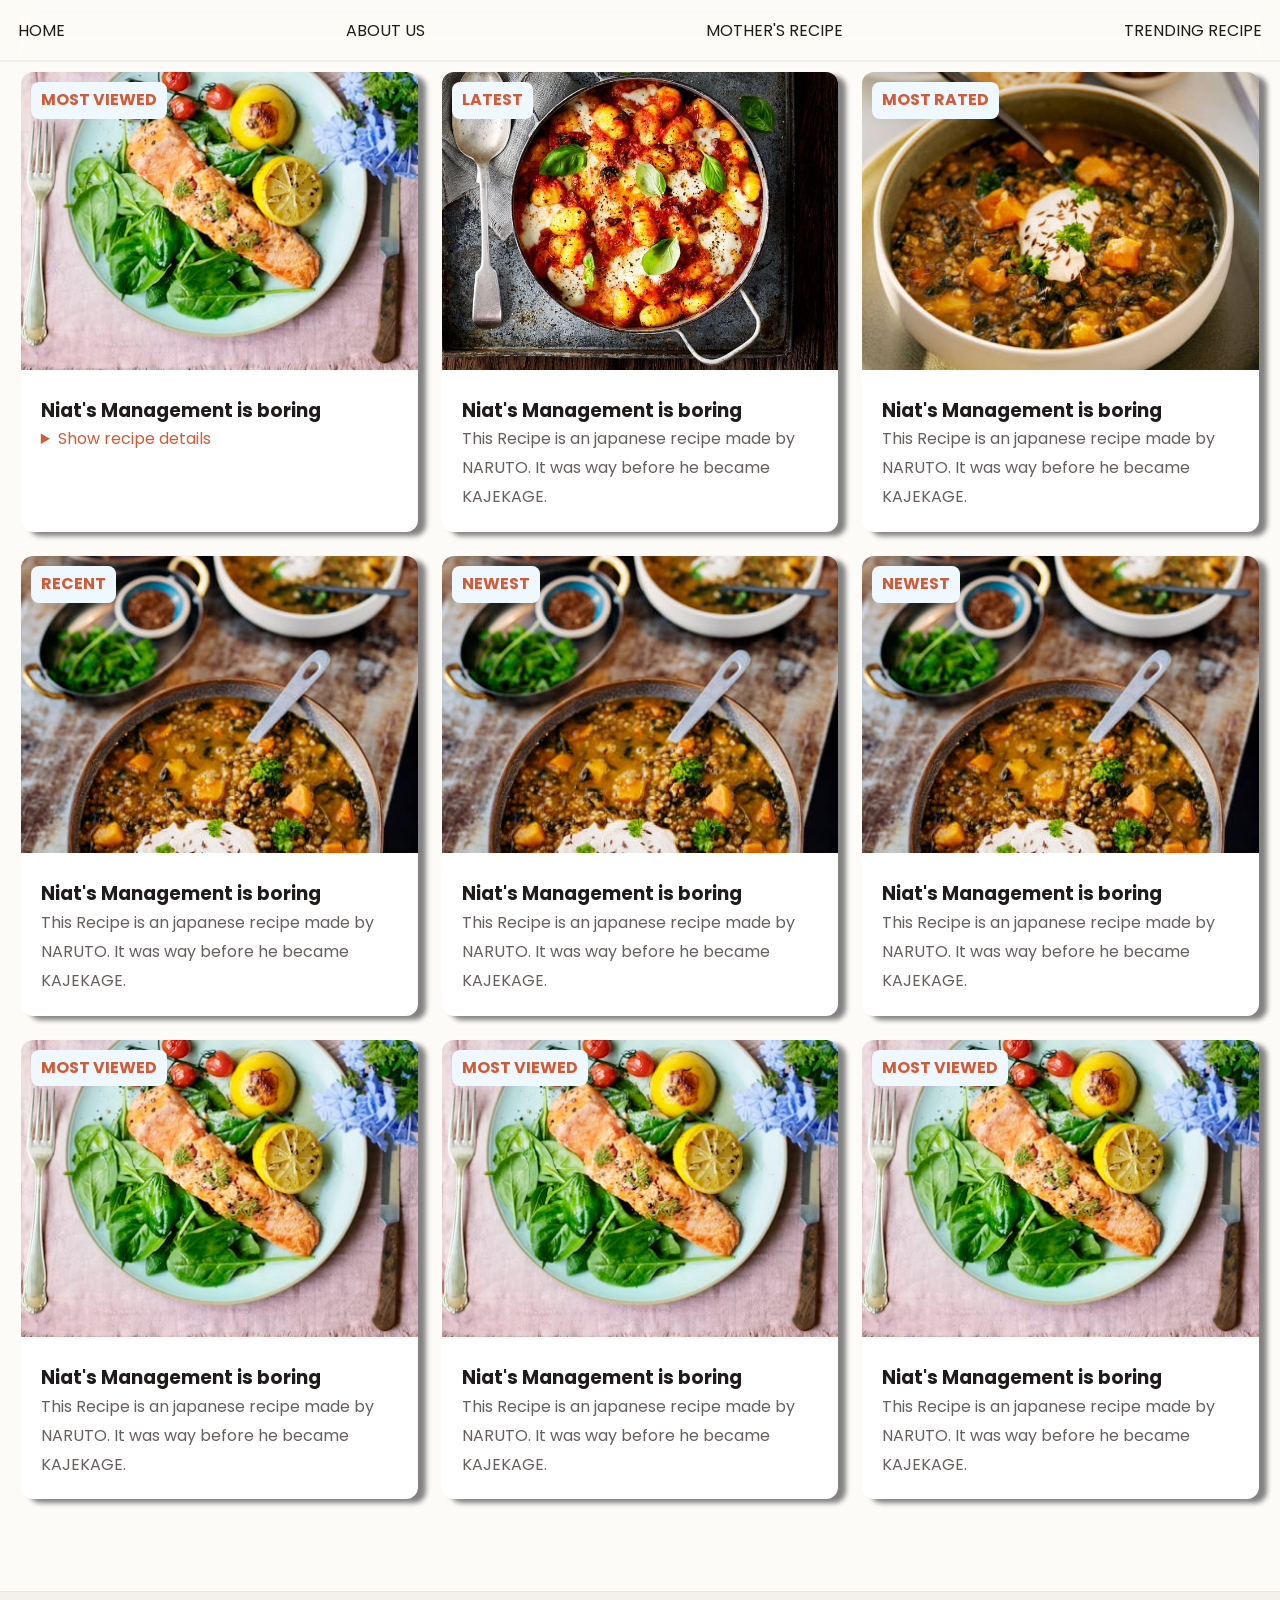
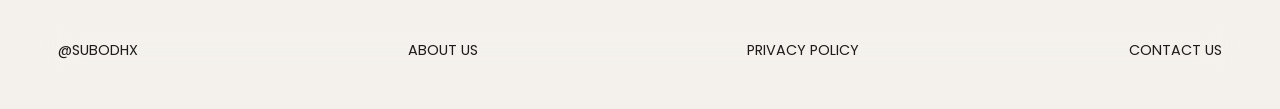
<file: index.html>
<!DOCTYPE html>
<html lang="en">
  <head>
    <meta charset="UTF-8" />
    <meta name="viewport" content="width=device-width, initial-scale=1.0" />
    <title>Recipe Book</title>
    <link rel="stylesheet" href="recipe.css" />
    <link rel="preconnect" href="https://fonts.googleapis.com" />
    <link rel="preconnect" href="https://fonts.gstatic.com" crossorigin />
    <link
      href="https://fonts.googleapis.com/css2?family=Poppins:ital,wght@0,100;0,200;0,300;0,400;0,500;0,600;0,700;0,800;0,900;1,100;1,200;1,300;1,400;1,500;1,600;1,700;1,800;1,900&display=swap"
      rel="stylesheet"
    />
  </head>
  <body>
    <header class="navbar">
      <!-- <div class="navigation"> -->
      <ul class="links">
        <li>
          <a href="recipe.html">Home</a>
        </li>
        <li>
          <a href="/Shadowatches/watchestyle.html" target="_blank">About Us</a>
        </li>
        <li>
          <a href="#">Mother's Recipe</a>
        </li>
        <li>
          <a href="#">Trending Recipe</a>
        </li>
      </ul>
      <!-- </div> -->
    </header>
    <main class="recipe-container">
        <!-- recipe - 1 -->
        <div class="recipe-card">
            <img src="recipe1.avif" class="recipe-image">
            <div class="recipe-info">
                <span class="tag">
                    Most viewed
                </span>
                <h3 class="recipe-title">
                   Niat's Management is boring
                </h3>
                <details>
                    <summary>Show recipe details</summary>
                    <p class="recipe-detail">
                        This Recipe is an japanese recipe made by NARUTO. It was way before he became KAJEKAGE.
                    </p>
                </details>
                
            </div>
        </div>
        <!-- recipe - 2 -->
        <div class="recipe-card">
            <img src="recipe2.jpg" class="recipe-image">
            <div class="recipe-info">
                <span class="tag">
                    Latest
                </span>
                <h3 class="recipe-title">
                   Niat's Management is boring
                </h3>
                <p class="recipe-detail">
                    This Recipe is an japanese recipe made by NARUTO. It was way before he became KAJEKAGE.
                </p>
            </div>
        </div>
        <!-- recipe - 3 -->
        <div class="recipe-card">
            <img src="recipe3.jpg" class="recipe-image">
            <div class="recipe-info">
                <span class="tag">
                    Most Rated
                </span>
                <h3 class="recipe-title">
                   Niat's Management is boring
                </h3>
                <p class="recipe-detail">
                    This Recipe is an japanese recipe made by NARUTO. It was way before he became KAJEKAGE.
                </p>
            </div>
        </div>
        <!-- recipe - 4 -->
        <div class="recipe-card">
            <img src="recipe4.jpg" class="recipe-image">
            <div class="recipe-info">
                <span class="tag">
                    Recent
                </span>
                <h3 class="recipe-title">
                    Niat's Management is boring
                </h3>
                <p class="recipe-detail">
                    This Recipe is an japanese recipe made by NARUTO. It was way before he became KAJEKAGE.
                </p>
            </div>
        </div>
        <!-- recipe5 -->
        <div class="recipe-card">
            <img src="recipe4.jpg" class="recipe-image">
            <div class="recipe-info">
                <span class="tag">
                    NEWEST
                </span>
                <h3 class="recipe-title">
                    Niat's Management is boring
                </h3>
                <p class="recipe-detail">
                    This Recipe is an japanese recipe made by NARUTO. It was way before he became KAJEKAGE.
                </p>
            </div>
        </div>
        <!-- recipe - 6 -->
        <div class="recipe-card">
            <img src="recipe4.jpg" class="recipe-image">
            <div class="recipe-info">
                <span class="tag">
                    NEWEST
                </span>
                <h3 class="recipe-title">
                    Niat's Management is boring
                </h3>
                <p class="recipe-detail">
                    This Recipe is an japanese recipe made by NARUTO. It was way before he became KAJEKAGE.
                </p>
            </div>
        </div>
        <!-- recipe - 7 -->
        <div class="recipe-card">
            <img src="recipe1.avif" class="recipe-image">
            <div class="recipe-info">
                <span class="tag">
                    Most viewed
                </span>
                <h3 class="recipe-title">
                    Niat's Management is boring
                </h3>
                <p class="recipe-detail">
                    This Recipe is an japanese recipe made by NARUTO. It was way before he became KAJEKAGE.
                </p>
            </div>
        </div>
        <!-- recipe - 8 -->
        <div class="recipe-card">
            <img src="recipe1.avif" class="recipe-image">
            <div class="recipe-info">
                <span class="tag">
                    Most viewed
                </span>
                <h3 class="recipe-title">
                    Niat's Management is boring
                </h3>
                <p class="recipe-detail">
                    This Recipe is an japanese recipe made by NARUTO. It was way before he became KAJEKAGE.
                </p>
            </div>
        </div>
        <!-- recipe - 9 -->
        <div class="recipe-card">
            <img src="recipe1.avif" class="recipe-image">
            <div class="recipe-info">
                <span class="tag">
                    Most viewed
                </span>
                <h3 class="recipe-title">
                    Niat's Management is boring
                </h3>
                <p class="recipe-detail">
                    This Recipe is an japanese recipe made by NARUTO. It was way before he became KAJEKAGE.
                </p>
            </div>
        </div>
    </main>
    <footer>
        <div class="foot">
            <ul class="links">
                <li><a href="#">@SubodhX</a></li>
                <li><a href="#">About Us</a></li>
                <li><a href="#">Privacy Policy</a></li>
                <li><a href="/index.html" target="_blank">Contact US</a></li>
            </ul>
        </div>
    </footer>
  </body>
</html>
</file>
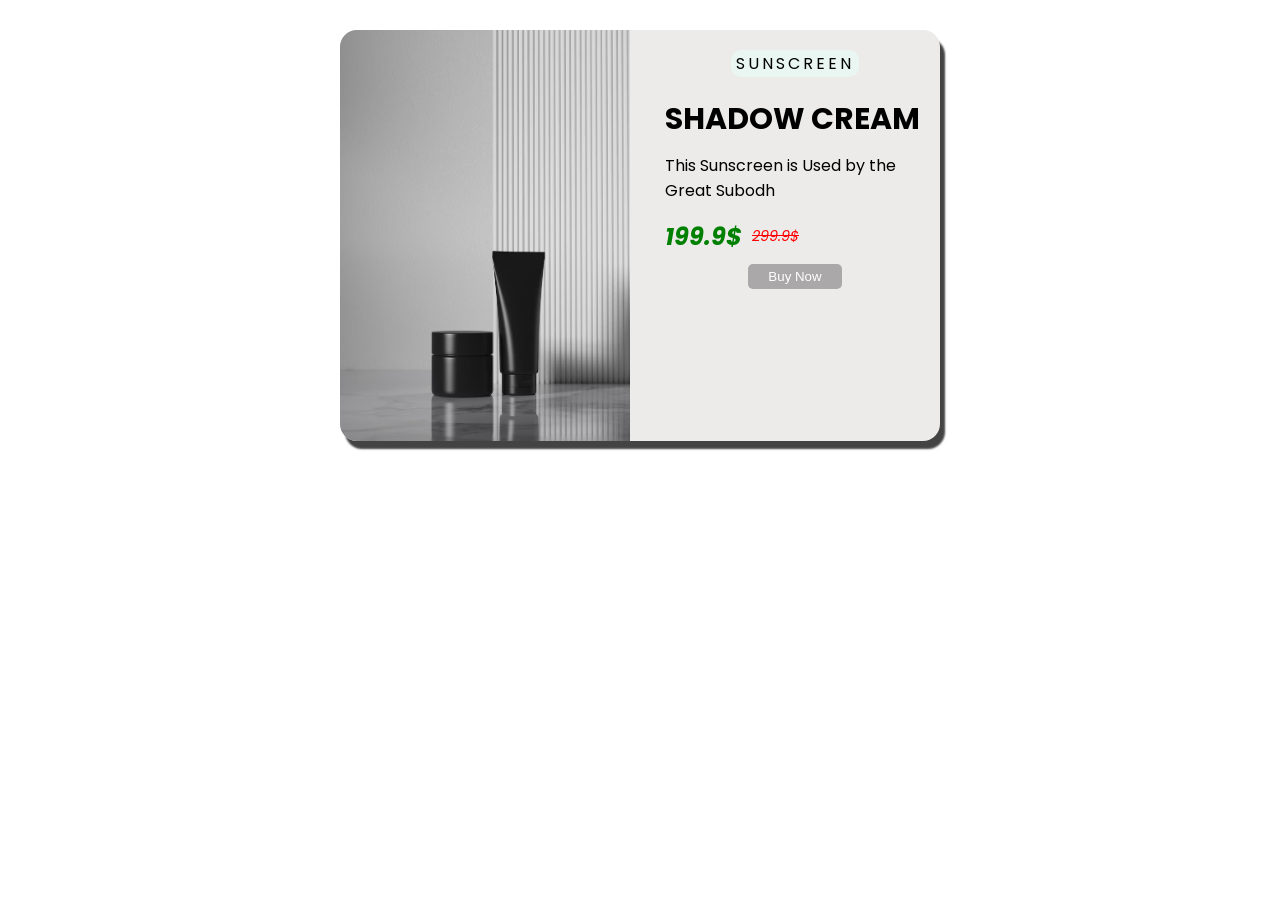
<file: Product Review Card/index.html>
<!DOCTYPE html>
<html lang="en">
  <head>
    <meta charset="UTF-8" />
    <meta name="viewport" content="width=device-width, initial-scale=1.0" />
    <link rel="stylesheet" href="style.css">
    <link rel="preconnect" href="https://fonts.googleapis.com" />
    <link rel="preconnect" href="https://fonts.gstatic.com" crossorigin />
    <link
      href="https://fonts.googleapis.com/css2?family=Poppins:ital,wght@0,100;0,200;0,300;0,400;0,500;0,600;0,700;0,800;0,900;1,100;1,200;1,300;1,400;1,500;1,600;1,700;1,800;1,900&display=swap"
      rel="stylesheet"
    />
    <title>Product review Card</title>
  </head>
  <body>
    <article class="product-card">
      <div class="card-img">
        <img src="download.jpg" alt="Product-card">
      </div>
      <div class="card-content">
        <span class="categories">Sunscreen</span>
        <h1>Shadow Cream</h1>
        <p class="content">
          This Sunscreen is Used by the Great Subodh
        </p>
        <div class="price">
          <span class="new">199.9$</span>
          <del class="old">299.9$</del>
        </div>
        <button class="buy">
          Buy Now
        </button>
      </div>
    </article>
  </body>
</html>
</file>
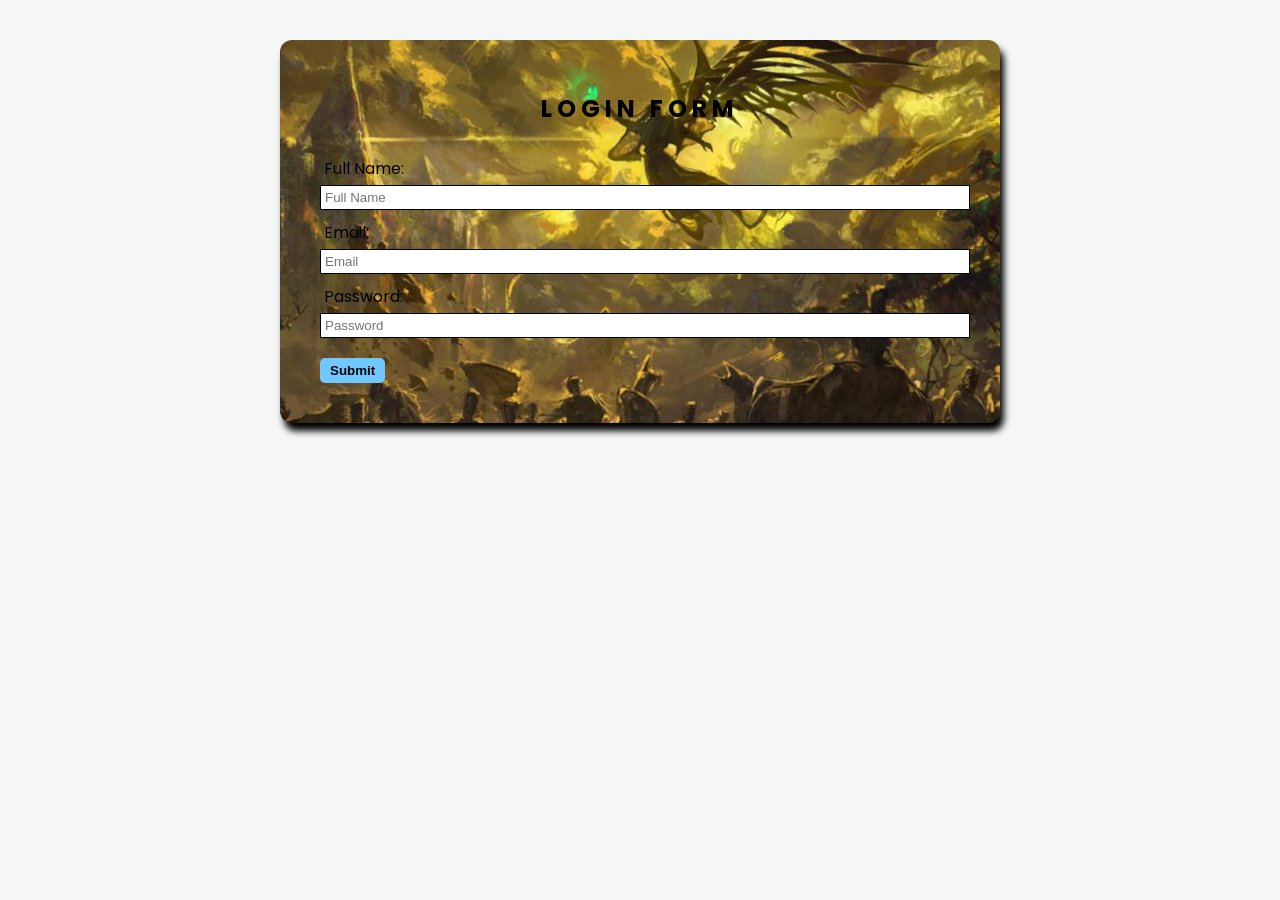
<file: login-form.html>
<!DOCTYPE html>
<html lang="en">
  <head>
    <meta charset="UTF-8" />
    <meta name="viewport" content="width=device-width, initial-scale=1.0" />
    <link rel="stylesheet" href="style.css" />
    <link rel="preconnect" href="https://fonts.googleapis.com" />
    <link rel="preconnect" href="https://fonts.gstatic.com" crossorigin />
    <link
      href="https://fonts.googleapis.com/css2?family=Poppins:ital,wght@0,100;0,200;0,300;0,400;0,500;0,600;0,700;0,800;0,900;1,100;1,200;1,300;1,400;1,500;1,600;1,700;1,800;1,900&display=swap"
      rel="stylesheet"
    />
    <title>practice</title>
    <style>
      body {
  background: #f4f7f6;
  font-family: 'Poppins';
}
h2{
    margin-top: 1px;
    text-align: center;
    padding: 10px ;
    text-transform: uppercase;
    letter-spacing: 5px;
}
form{
    max-width: 640px;
    width: 100%;
    margin: 40px auto;
    background: rgb(255, 255, 255);
    border-radius: 12px;
    padding: 40px;
    box-shadow: 4px 8px 7px ;
    background-image: url(fang\ yuan.jpg);
    background-position: center;
}
input{
    display: block;
    width: 100%;
    border: 1px solid rgb(0, 0, 0);
    padding: 4px ;
    margin-bottom: 10px;
}
.label{
    display: block;
    margin: 4px;
}
button{
    border: none;
    padding: 5px 10px;
    border-radius: 5px;
    margin-top: 10px;
    font-weight: 700;
}
.button{
    background-color: rgb(112, 200, 255);
    transition: ease-in-out 0.6s;
}
.button:hover{
    cursor: pointer;
    background-color: rgb(0, 157, 255);
    transform: translateY(-4px) scale(1.1);
}

    </style>
  </head>
  <body>
<form action="#">
    <h2>Login Form</h2>
    <label for="name" class="label">Full Name:</label>
    <input type="text" name="name" id="name" placeholder="Full Name" required>
    <label for="email" class="label">Email:</label>
    <input type="email" name="email" id="email" placeholder="Email" required>
    <label for="Password" class="label">Password:</label>
    <input type="password" name="password" id="pass" placeholder="Password" required>
    <button type="submit" class="button">Submit</button>


</form>
  </body>
</html>
</file>
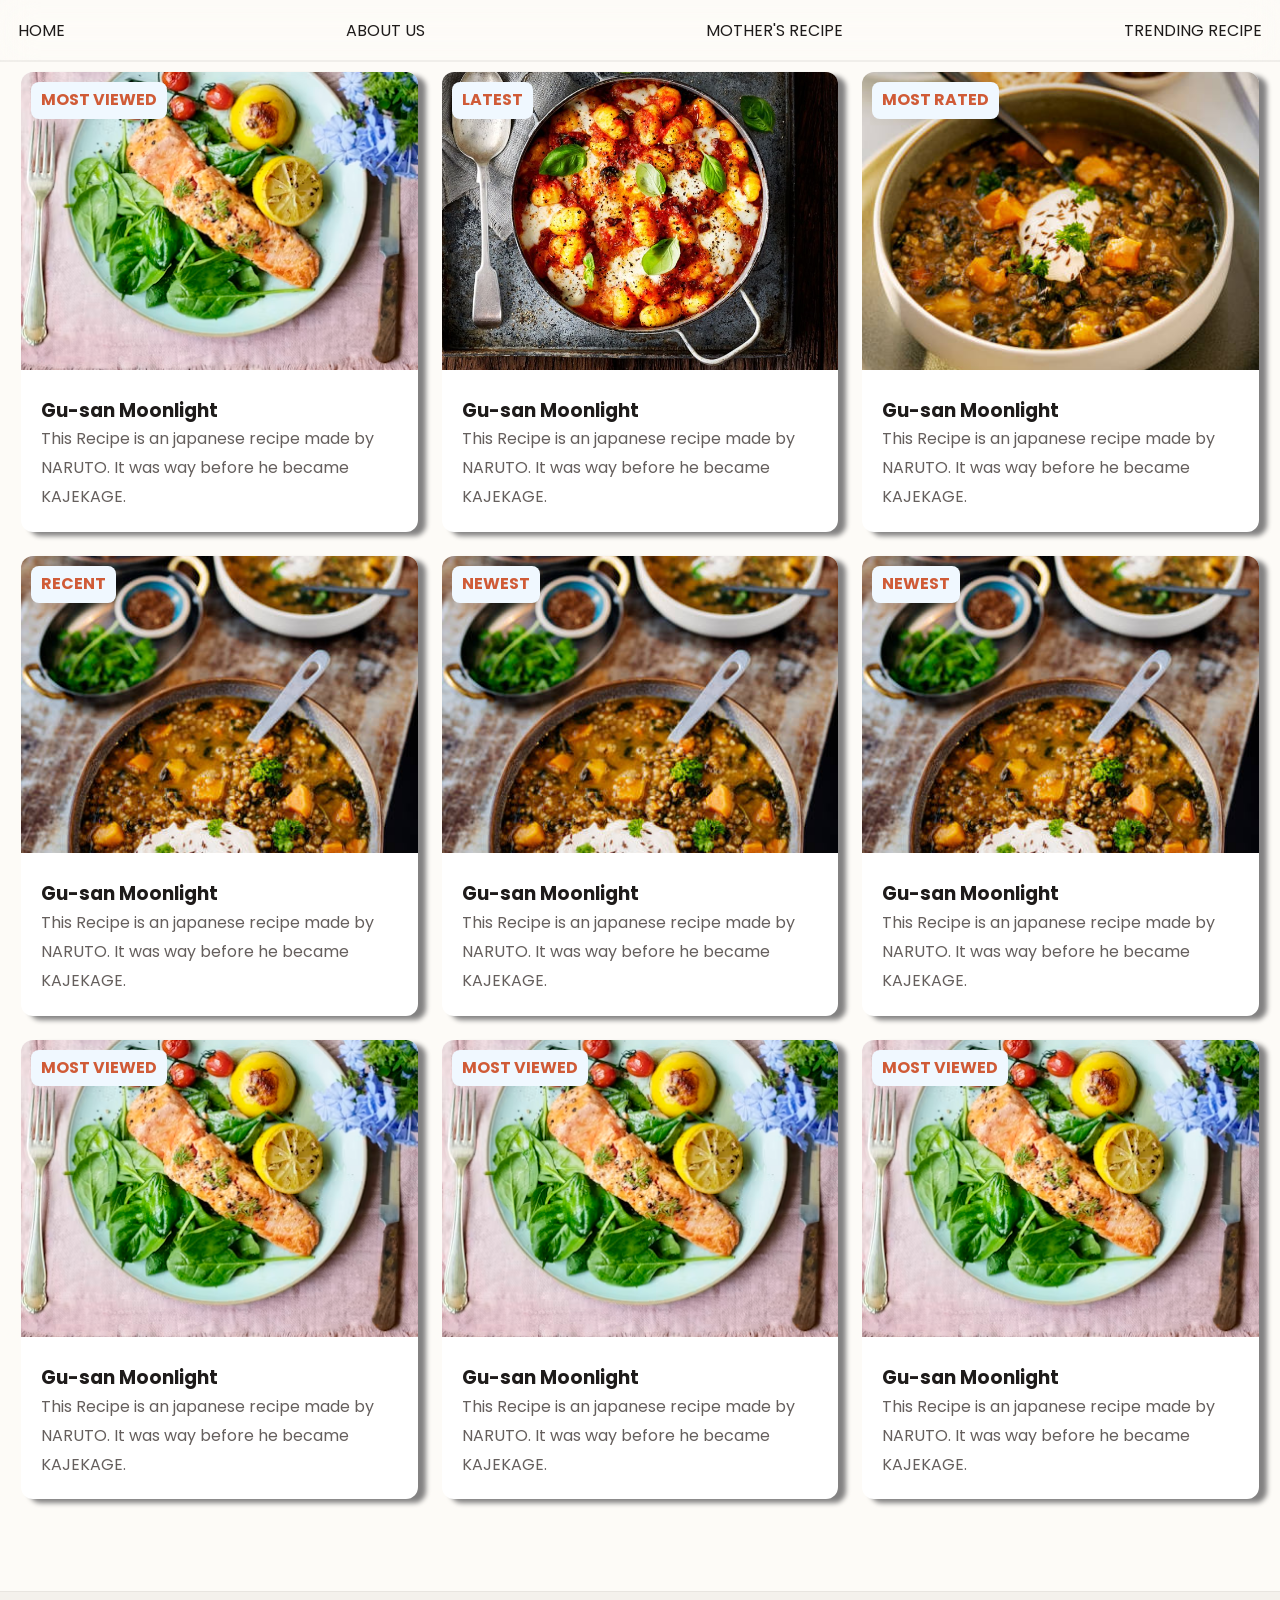
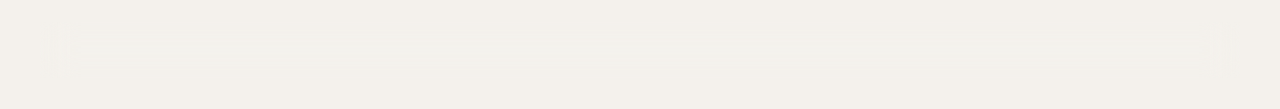
<file: recipe.html>
<!DOCTYPE html>
<html lang="en">
  <head>
    <meta charset="UTF-8" />
    <meta name="viewport" content="width=device-width, initial-scale=1.0" />
    <title>Recipe Book</title>
    <link rel="stylesheet" href="recipe.css" />
    <link rel="preconnect" href="https://fonts.googleapis.com" />
    <link rel="preconnect" href="https://fonts.gstatic.com" crossorigin />
    <link
      href="https://fonts.googleapis.com/css2?family=Poppins:ital,wght@0,100;0,200;0,300;0,400;0,500;0,600;0,700;0,800;0,900;1,100;1,200;1,300;1,400;1,500;1,600;1,700;1,800;1,900&display=swap"
      rel="stylesheet"
    />
  </head>
  <body>
    <header class="navbar">
      <!-- <div class="navigation"> -->
      <ul class="links">
        <li>
          <a href="recipe.html">Home</a>
        </li>
        <li>
          <a href="/Shadowatches/watchestyle.html" target="_blank">About Us</a>
        </li>
        <li>
          <a href="#">Mother's Recipe</a>
        </li>
        <li>
          <a href="#">Trending Recipe</a>
        </li>
      </ul>
      <!-- </div> -->
    </header>
    <main class="recipe-container">
        <!-- recipe - 1 -->
        <div class="recipe-card">
            <img src="recipe1.avif" class="recipe-image">
            <div class="recipe-info">
                <span class="tag">
                    Most viewed
                </span>
                <h3 class="recipe-title">
                    Gu-san Moonlight
                </h3>
                <p class="recipe-detail">
                    This Recipe is an japanese recipe made by NARUTO. It was way before he became KAJEKAGE.
                </p>
            </div>
        </div>
        <!-- recipe - 2 -->
        <div class="recipe-card">
            <img src="recipe2.jpg" class="recipe-image">
            <div class="recipe-info">
                <span class="tag">
                    Latest
                </span>
                <h3 class="recipe-title">
                    Gu-san Moonlight
                </h3>
                <p class="recipe-detail">
                    This Recipe is an japanese recipe made by NARUTO. It was way before he became KAJEKAGE.
                </p>
            </div>
        </div>
        <!-- recipe - 3 -->
        <div class="recipe-card">
            <img src="recipe3.jpg" class="recipe-image">
            <div class="recipe-info">
                <span class="tag">
                    Most Rated
                </span>
                <h3 class="recipe-title">
                    Gu-san Moonlight
                </h3>
                <p class="recipe-detail">
                    This Recipe is an japanese recipe made by NARUTO. It was way before he became KAJEKAGE.
                </p>
            </div>
        </div>
        <!-- recipe - 4 -->
        <div class="recipe-card">
            <img src="recipe4.jpg" class="recipe-image">
            <div class="recipe-info">
                <span class="tag">
                    Recent
                </span>
                <h3 class="recipe-title">
                    Gu-san Moonlight
                </h3>
                <p class="recipe-detail">
                    This Recipe is an japanese recipe made by NARUTO. It was way before he became KAJEKAGE.
                </p>
            </div>
        </div>
        <!-- recipe5 -->
        <div class="recipe-card">
            <img src="recipe4.jpg" class="recipe-image">
            <div class="recipe-info">
                <span class="tag">
                    NEWEST
                </span>
                <h3 class="recipe-title">
                    Gu-san Moonlight
                </h3>
                <p class="recipe-detail">
                    This Recipe is an japanese recipe made by NARUTO. It was way before he became KAJEKAGE.
                </p>
            </div>
        </div>
        <!-- recipe - 6 -->
        <div class="recipe-card">
            <img src="recipe4.jpg" class="recipe-image">
            <div class="recipe-info">
                <span class="tag">
                    NEWEST
                </span>
                <h3 class="recipe-title">
                    Gu-san Moonlight
                </h3>
                <p class="recipe-detail">
                    This Recipe is an japanese recipe made by NARUTO. It was way before he became KAJEKAGE.
                </p>
            </div>
        </div>
        <!-- recipe - 7 -->
        <div class="recipe-card">
            <img src="recipe1.avif" class="recipe-image">
            <div class="recipe-info">
                <span class="tag">
                    Most viewed
                </span>
                <h3 class="recipe-title">
                    Gu-san Moonlight
                </h3>
                <p class="recipe-detail">
                    This Recipe is an japanese recipe made by NARUTO. It was way before he became KAJEKAGE.
                </p>
            </div>
        </div>
        <!-- recipe - 8 -->
        <div class="recipe-card">
            <img src="recipe1.avif" class="recipe-image">
            <div class="recipe-info">
                <span class="tag">
                    Most viewed
                </span>
                <h3 class="recipe-title">
                    Gu-san Moonlight
                </h3>
                <p class="recipe-detail">
                    This Recipe is an japanese recipe made by NARUTO. It was way before he became KAJEKAGE.
                </p>
            </div>
        </div>
        <!-- recipe - 9 -->
        <div class="recipe-card">
            <img src="recipe1.avif" class="recipe-image">
            <div class="recipe-info">
                <span class="tag">
                    Most viewed
                </span>
                <h3 class="recipe-title">
                    Gu-san Moonlight
                </h3>
                <p class="recipe-detail">
                    This Recipe is an japanese recipe made by NARUTO. It was way before he became KAJEKAGE.
                </p>
            </div>
        </div>
    </main>
    <footer>
        <div class="foot">
            <ul class="links">
                <li><a href="#">@SubodhX</a></li>
                <li><a href="#">About Us</a></li>
                <li><a href="#">Privacy Policy</a></li>
                <li><a href="/index.html" target="_blank">Contact US</a></li>
            </ul>
        </div>
    </footer>
  </body>
</html>
</file>
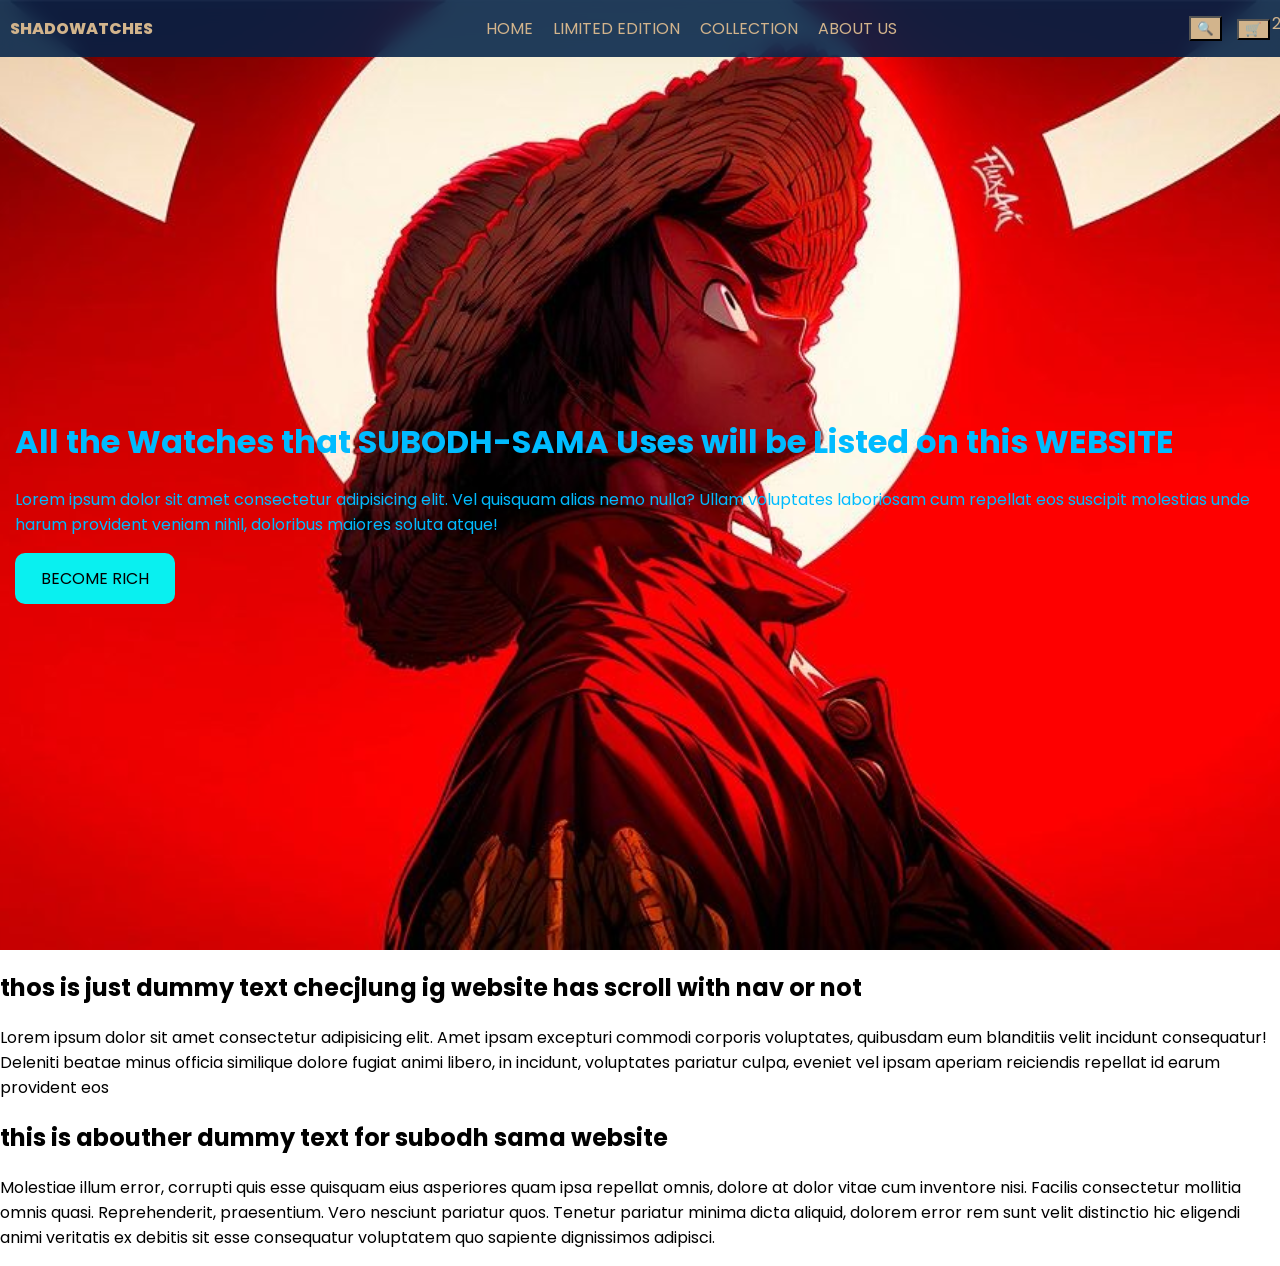
<file: Shadowatches/watchestyle.html>
<!DOCTYPE html>
<html lang="en">
  <head>
    <meta charset="UTF-8" />
    <meta name="viewport" content="width=device-width, initial-scale=1.0" />
    <title>Shadow Watches</title>
    <link rel="stylesheet" href="shadowatches.css">
    <link rel="preconnect" href="https://fonts.googleapis.com" />
    <link rel="preconnect" href="https://fonts.gstatic.com" crossorigin />
    <link
      href="https://fonts.googleapis.com/css2?family=Poppins:ital,wght@0,100;0,200;0,300;0,400;0,500;0,600;0,700;0,800;0,900;1,100;1,200;1,300;1,400;1,500;1,600;1,700;1,800;1,900&display=swap"
      rel="stylesheet"
    />
  </head>
  <body>
    <header class="site-header">
      <div class="nav-container">
        <a href="#" class="brand-logo">
          Shadowatches
          <!-- <img src="logo.png" alt="logo" class="logo" /> -->
        </a>
        <nav class="main-navigation">
          <ul class="nav-links">
            <li><a href="collection.html">Home</a></li>
            <li><a href="collection.html">Limited Edition</a></li>
            <li><a href="collection.html">collection</a></li>
            <li><a href="collection.html">About Us</a></li>
          </ul>
        </nav>
        <div class="header-action">
          <button class="icon-btn">🔍</button>
          <div class="cart-wrapper">
            <button class="icon-btn">🛒</button>
            <span class="cart-badge">2</span>
          </div>
        </div>
      </div>
    </header>
    <main class="hero-banner">
      <div class="hero-content">
          <h1>All the Watches that SUBODH-SAMA Uses will be Listed on this WEBSITE</h1>
          <p class="hero-para">
            Lorem ipsum dolor sit amet consectetur adipisicing elit. Vel quisquam alias nemo nulla? Ullam voluptates laboriosam cum repellat eos suscipit molestias unde harum provident veniam nihil, doloribus maiores soluta atque!
          </p>
          <a class="btn-primary">Become Rich</a>
      </div>
    </main>
    <section class="scroll-filler">
      <h2>thos is just dummy text checjlung ig website has scroll with nav or not</h2>
      <p>Lorem ipsum dolor sit amet consectetur adipisicing elit. Amet ipsam excepturi commodi corporis voluptates, quibusdam eum blanditiis velit incidunt consequatur! Deleniti beatae minus officia similique dolore fugiat animi libero, in incidunt, voluptates pariatur culpa, eveniet vel ipsam aperiam reiciendis repellat id earum provident eos </p> 
      <h2>this is abouther dummy text for subodh sama website</h2>
      <p>Molestiae illum error, corrupti quis esse quisquam eius asperiores quam ipsa repellat omnis, dolore at dolor vitae cum inventore nisi. Facilis consectetur mollitia omnis quasi. Reprehenderit, praesentium. Vero nesciunt pariatur quos. Tenetur pariatur minima dicta aliquid, dolorem error rem sunt velit distinctio hic eligendi animi veritatis ex debitis sit esse consequatur voluptatem quo sapiente dignissimos adipisci.</p>
    </section>
  </body>
</html>
</file>
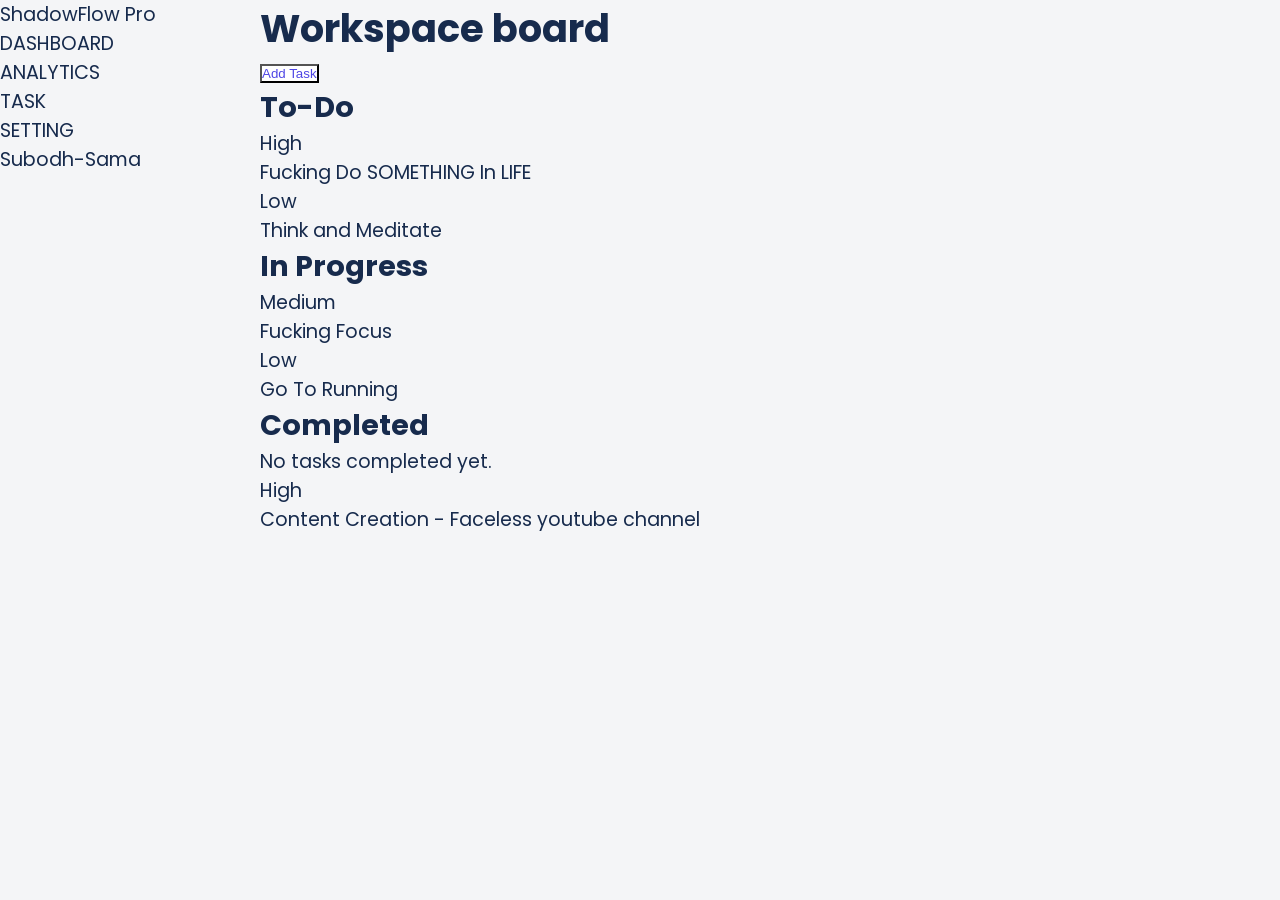
<file: To-Do Dashboard/Dashboard.html>
<!DOCTYPE html>
<html lang="en">
  <head>
    <meta charset="UTF-8" />
    <meta name="viewport" content="width=device-width, initial-scale=1.0" />
    <title>To-Do Dashboard</title>
    <link rel="stylesheet" href="Dashboard.css" />
    <link rel="preconnect" href="https://fonts.googleapis.com" />
    <link rel="preconnect" href="https://fonts.gstatic.com" crossorigin />
    <link
      href="https://fonts.googleapis.com/css2?family=Poppins:ital,wght@0,100;0,200;0,300;0,400;0,500;0,600;0,700;0,800;0,900;1,100;1,200;1,300;1,400;1,500;1,600;1,700;1,800;1,900&display=swap"
      rel="stylesheet"
    />
  </head>
  <body>
    <div class="app-layout">
      <aside class="sidebar">
        <div class="logo">
          <span>ShadowFlow Pro</span>
        </div>
        <nav class="nav-bar">
          <ul class="sidebar-menu">
            <li><a href="#">Dashboard</a></li>
            <li><a href="#">Analytics</a></li>
            <li><a href="#">Task</a></li>
            <li><a href="#">Setting</a></li>
          </ul>
        </nav>
        <div class="user-profile">
          <span class="username">Subodh-Sama</span>
        </div>
      </aside>
      <main class="board">
        <header class="header">
          <h1>Workspace board</h1>
        </header>
        <!-- add task button -->
        <div class="add-task">
          <button class="add-task-button">Add Task</button>
        </div>
        <div class="board-canvas">
          <!-- coloum - to-do -->
          <div class="board-column">
            <h2 class="column-header">To-Do</h2>
            <div class="task-card">
              <span class="badge priority-high"> High </span>
              <p class="task-title">Fucking Do SOMETHING In LIFE</p>
            </div>
            <div class="task-card">
              <span class="badge priority-low"> Low </span>
              <p class="task-title">Think and Meditate</p>
            </div>
          </div>

          <!-- Column - Progress -->
          <div class="board-column">
            <h2 class="column-header">In Progress</h2>
            <div class="task-card">
              <span class="badge priority-medium"> Medium </span>
              <p class="task-title">Fucking Focus</p>
            </div>
            <div class="task-card">
              <span class="badge priority-low"> Low </span>
              <p class="task-title">Go To Running</p>
            </div>
          </div>

          <!-- column - Completed -->
          <div class="board-column">
            <h2 class="column-header">Completed</h2>
            <div class="empty-state">
              <p>No tasks completed yet.</p>
            </div>
            <div class="task-card">
              <span class="badge priority-high"> High </span>
              <p class="task-title">
                Content Creation - Faceless youtube channel
              </p>
            </div>
          </div>
        </div>
      </main>
    </div>
  </body>
</html>
</file>
<file: recipe.css>
*{
    margin: 0;
    padding: 0;
    box-sizing: border-box;
}

body{
    font-family: 'Poppins', sans-serif;
    background: #FDFBF7;
    color: #d05b37;

}
.navbar{
    position: fixed;
    width: 100%;
    z-index: 1000;
}
.links{
    background-color: (rgba(255, 255, 255, 0.85));
    display: flex;
    flex-direction: row;
    justify-content: space-between;
    text-align: center;
    padding: 10px 20px;
    padding: 1.1rem;
    backdrop-filter: blur(17px);
    border-bottom: 2px solid rgba(0, 0, 0, 0.05);
}
span{
    text-transform: uppercase;
}
a{

    /* padding-left: 5rem;
    padding-right: 5rem; */
    text-decoration: none;
    color: #1E1B1A;
    text-transform: uppercase;
}
a:hover {
    color: #d05b37; 
}
li{
    list-style: none;
    cursor: pointer;
}
.recipe-container{
    display: grid;
    grid-template-columns: repeat(auto-fit, minmax(300px, 1fr));
    /* grid-template-columns: 1fr 1fr 1fr 1fr; */
    gap: 1.5rem;
    padding: 4.5rem 1.3rem;
}
.recipe-card{
    position: relative;
    background-color:#FFFFFF;
    /* border: 5px solid #09d1ec; */
    box-shadow: 8px 4px 5px rgb(131, 130, 130);
    /* padding: 5px; */
    overflow: hidden;
    border-radius: 12px;
    transition: transform 0.3s ease,box-shadow 0.3s ease;
}

.recipe-card:hover{
    transform: translateY(-6px);
    box-shadow: 14px 8px 10px #D05B37 ;
}
.recipe-image{
    /* display: block; */
    width: 100%;
    aspect-ratio: 4/3;
    object-fit: cover;
    align-items: center;
    transition: transform 0.5s ease-in;
}
.recipe-image:hover{
    transform: scale(1.06);
}
.recipe-info{
    padding: 20px;
    line-height: 1.8rem;

}
.recipe-detail{
    /* padding: 20px; */
    color: #655F5D;
}
.recipe-title{
    color: #1E1B1A;
    /* padding: 20px; */

}

.tag{
    background-color: aliceblue;
    padding: 4px 10px;
    border-radius: 8px;
    margin-bottom: 10px;
    position: absolute;
    top: 10px; left: 10px;
    font-weight: 700;
}
footer {
    background-color: #F4F1EC; /* Pale earth gray container background */
    padding: 30px 40px;
    margin-top: 20px; 
    border-top: 1px solid rgba(0, 0, 0, 0.05);
}
.foot .links{
    background-color: transparent;
    border-bottom: none;
    gap: 1rem;
}
.foot li{
    color: #655F5D; /* Muted slate gray */
    font-size: .9rem;
}
</file>
<file: Product Review Card/style.css>
body{
    font-family: 'Poppins', sans-serif;
}
.product-card {
  max-width: 600px;
  margin: 30px auto;
  display: grid;
  grid-template-columns: 1fr 1fr;
  gap: 20px;
  background-color: rgb(236, 235, 233);
  border-radius: 17px;
  box-shadow: 5px 8px 2px rgb(67, 67, 67);
  overflow: hidden;
}
.card-img img {
  width: 100%;
  height: 100%;
  object-fit: cover;
  transform: scale(1);
}
.card-img:hover{
    transform: scale(1.1);
}
.card-content {
  padding: 25px 15px;
  display: flex;
  flex-direction: column;
    margin-bottom: 2px;
}
h1{
    font-size: 30px;
    margin-bottom: -5px;
    text-transform: uppercase;
}
.categories{
    text-transform: uppercase;
    letter-spacing: 3px;
    /* border: 2px solid red; */
    background-color: rgb(233, 246, 242);
    padding: 1px 5px;
    margin: -5px auto;
    border-radius: 10px;
}
.price{
    display: flex;
    align-items: center;
    gap: 10px;
    font-style: italic;
}
.price .new{
    font-weight: 700;
    font-size: 1.5rem;
    color: green;
}
.price .old{
    font-weight: 400;
    font-size: 0.9rem;
    /* color: rgb(78, 78, 78); */
    color: red;

}
.buy{
    padding: 5px 20px;
    margin: 10px auto;
    border: none;
    border-radius: 5px;
    background-color: rgb(170, 168, 168);
    color: rgb(255, 255, 255);
    cursor: pointer;
    transition: all 0.2s ease-in;
}
.buy:hover{
    transform: scale(1.05);
    color: azure;
    background-color: rgb(89, 155, 24);
}
</file>
<file: style.css>
body{
    font-family: 'Poppins', sans-serif;
}
.product-card {
  max-width: 600px;
  margin: 30px auto;
  display: grid;
  grid-template-columns: 1fr 1fr;
  gap: 20px;
  background-color: rgb(236, 235, 233);
  border-radius: 17px;
  box-shadow: 5px 8px 2px rgb(67, 67, 67);
  overflow: hidden;
}
.card-img img {
  width: 100%;
  height: 100%;
  object-fit: cover;
  transform: scale(1);
}
.card-img:hover{
    transform: scale(1.1);
}
.card-content {
  padding: 25px 15px;
  display: flex;
  flex-direction: column;
    margin-bottom: 2px;
}
h1{
    font-size: 30px;
    margin-bottom: -5px;
    text-transform: uppercase;
}
.categories{
    text-transform: uppercase;
    letter-spacing: 3px;
    /* border: 2px solid red; */
    background-color: rgb(233, 246, 242);
    padding: 1px 5px;
    margin: -5px auto;
    border-radius: 10px;
}
.price{
    display: flex;
    align-items: center;
    gap: 10px;
    font-style: italic;
}
.price .new{
    font-weight: 700;
    font-size: 1.5rem;
    color: green;
}
.price .old{
    font-weight: 400;
    font-size: 0.9rem;
    /* color: rgb(78, 78, 78); */
    color: red;

}
.buy{
    padding: 5px 20px;
    margin: 10px auto;
    border: none;
    border-radius: 5px;
    background-color: rgb(170, 168, 168);
    color: rgb(255, 255, 255);
    cursor: pointer;
    transition: all 0.2s ease-in;
}
.buy:hover{
    transform: scale(1.05);
    color: azure;
    background-color: rgb(89, 155, 24);
}
</file>
<file: Shadowatches/shadowatches.css>
body{
    margin: 0px;
    padding: 0;
    box-sizing: border-box;
    font-family: 'Poppins',sans-serif ;
}
.site-header{
    position: fixed;
    top: 0; left: 0;
    width: 100%;
    z-index: 1000;
    background-color: #002147dd ;
    backdrop-filter: blur(10px);
}
.nav-container{
    max-width: 1400px;
    margin: auto;
    display:flex;
    justify-content: space-between;
    align-items: center;
    
}
.cart-wrapper{
    position: relative;
}
.cart-badge{
    position: absolute;
    top: -5px; left:  35px;
    color: #d2b48c;
    
}
.nav-links{
    list-style: none;
    display: flex;
    gap: 20px;
    
}
a{
    text-decoration: none;
    color: #d2b48c;
    text-transform: uppercase;
    text-align: center;
}
.brand-logo{
    margin-left: 10px;
    font-weight: 800;
}
.header-action{
    display:flex;
    flex-direction: row;
    gap: 15px;
    margin-right: 10px;
}
button{
    background-color: #d2b48c;

}
.btn-primary{
    color: black;
    background: #06f5f5fa;
    padding: 13px 26px;
    border-radius: 10px;
    cursor: pointer; display: inline-block;
}
.hero-banner{
    background-image: url(heroimg.jpeg);
    background-size: cover;
    background-position: center;
    background-repeat: no-repeat;
    /* background: linear-gradient(to bottom, #002147, #d2b48c  ); */
    min-height: 100vh;
    padding-top: 50px;
    display: flex;
    /* flex-direction: column; */
    justify-content: center;
    align-items: center;
}
.hero-content{
    color: #00bbff;
    animation: slidesUp 0.9s ease-in-out;
    margin: auto 15px;
}

@keyframes slidesUp{
    from{
        opacity: 0;
        transform: translateY(50px);
    }
    to{
        opacity: 1;
        transform: translateY(0);
    }
}
</file>
<file: To-Do Dashboard/Dashboard.css>
:root{
    --primary-background-color: #f4f5f7;
    --primary-text-color:#172b4d;
    --primary-button-text-color:#4f46e5;
    --primary-button-color:#ffffff;
    --sidebar-width:260px;
    --font-family:'Poppins', sans-serif;

    /* --bg-card: #ffffff;
    --bg-sidebar: #ffffff;
    --primary: #4f46e5;         Indigo color for structural actions like "Add Task" 
    --primary-hover: #4338ca;    Darker indigo for button hover states 
    --text-on-primary: #ffffff; */
}   

*{
    margin: 0;
    padding: 0;
    box-sizing: border-box;
}
body{
    font-family: var(--font-family);
    font-size: 1.2rem;
    color: var(--primary-text-color);
    background-color: var(--primary-background-color);
}
.app-layout{
    display: grid;
    grid-template-columns: var(--sidebar-width) 1fr;
    height: 100vh;
}
.sidebar-menu li{
    text-transform: uppercase;
    list-style-type: none;
}
a{
    color: var(--primary-text-color);
    text-decoration: none;
}
button{
    background-color: var(--primary-button-color);
    color: var(--primary-button-text-color);
}

.sidebar-menu{
    display: flex;
    flex-direction: column;
    justify-content:space-around;

}
</file>
